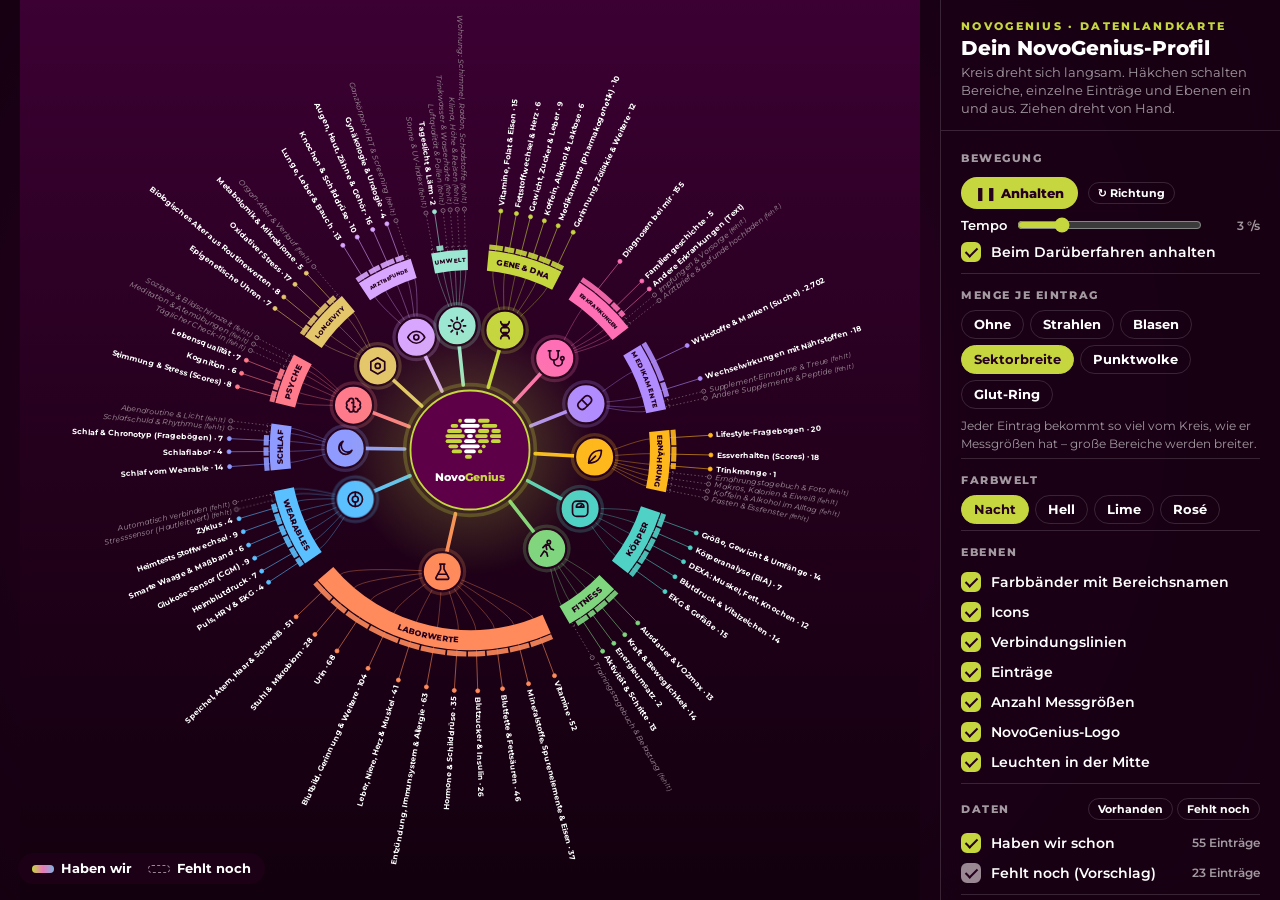
<file: messwerte/datenlandkarte-animiert.html>
<!doctype html>
<html lang="de">
<head>
<meta charset="utf-8">
<meta name="viewport" content="width=device-width,initial-scale=1,viewport-fit=cover">
<title>NovoGenius Datenlandkarte – animiert</title>
<link rel="preconnect" href="https://fonts.googleapis.com">
<link rel="preconnect" href="https://fonts.gstatic.com" crossorigin>
<link href="https://fonts.googleapis.com/css2?family=Montserrat:wght@400;500;600;700;800&display=swap" rel="stylesheet">
<style>
:root{--lime:#C6D63F;--pbg:rgba(26,0,21,.78);--pink:#fff;--psub:rgba(255,255,255,.6);--pline:rgba(255,255,255,.14);--f:'Montserrat',system-ui,sans-serif}
*{box-sizing:border-box;margin:0;padding:0}
html,body{height:100%}
body{font-family:var(--f);background:radial-gradient(circle at 40% 45%,#3C0033,#1A0015 60%,#0E000B);color:var(--pink);-webkit-font-smoothing:antialiased;overflow:hidden;transition:background .4s}
body.light{background:radial-gradient(circle at 40% 45%,#FFFFFF,#F7EEF4 60%,#EFDDE8);--pbg:rgba(255,255,255,.86);--pink:#2A0022;--psub:#7A5D72;--pline:rgba(94,0,71,.14)}
.stage{position:fixed;inset:0 340px 0 0;display:grid;place-items:center}
.stage svg{width:min(100%,100vh);height:auto;max-height:100vh;display:block;cursor:grab}
svg text{font-family:'Montserrat',sans-serif}
.panel{position:fixed;top:0;right:0;bottom:0;width:340px;background:var(--pbg);backdrop-filter:blur(14px);border-left:1px solid var(--pline);display:flex;flex-direction:column;z-index:2;transition:transform .3s}
.ph{padding:20px 20px 12px;border-bottom:1px solid var(--pline)}
.eyebrow{font-size:10.5px;font-weight:800;letter-spacing:.22em;color:var(--lime);text-transform:uppercase}
body.light .eyebrow{color:#7C8A10}
h1{font-size:20px;font-weight:800;margin:3px 0 4px}
.ph p{font-size:12.5px;color:var(--psub);line-height:1.45}
.pb{overflow:auto;padding:6px 20px 24px;flex:1}
.grp{padding:14px 0 6px;border-bottom:1px solid var(--pline)}
.grp:last-child{border-bottom:0}
.gt{font-size:11px;font-weight:800;letter-spacing:.14em;text-transform:uppercase;color:var(--psub);margin-bottom:8px;display:flex;justify-content:space-between;align-items:center;gap:8px}
.gt span{display:flex;gap:4px}
.mini{font:inherit;font-size:11px;font-weight:700;letter-spacing:0;text-transform:none;padding:3px 9px;border-radius:99px;border:1px solid var(--pline);background:transparent;color:var(--pink);cursor:pointer}
.mini:hover{border-color:var(--lime)}
.row{display:flex;align-items:center;gap:10px;padding:5px 0;font-size:13.5px;font-weight:600;cursor:pointer;user-select:none}
.row input{appearance:none;width:20px;height:20px;border-radius:6px;border:2px solid var(--c,var(--lime));flex:none;display:grid;place-items:center;cursor:pointer;transition:background .15s}
.row input:checked{background:var(--c,var(--lime))}
.row input:checked::after{content:'';width:5px;height:10px;border:solid #26001D;border-width:0 2.5px 2.5px 0;transform:translateY(-1px) rotate(45deg)}
body.light .row input:checked::after{border-color:#fff}
.row input:indeterminate{background:linear-gradient(var(--c,var(--lime)),var(--c,var(--lime))) center/10px 2.5px no-repeat}
.row svg{flex:none}
.row .n{margin-left:auto;font-size:11.5px;color:var(--psub);font-weight:600}
details.br{border-radius:10px}
details.br summary{list-style:none;display:flex;align-items:center}
details.br summary::-webkit-details-marker{display:none}
details.br summary .row{flex:1}
details.br summary .tg{width:26px;height:26px;display:grid;place-items:center;border-radius:6px;color:var(--psub);cursor:pointer;flex:none;transition:transform .2s}
details.br[open] summary .tg{transform:rotate(90deg)}
details.br .lv{padding:0 0 6px 30px}
details.br .lv .row{font-size:12.5px;font-weight:500;padding:3px 0}
details.br .lv .row input{width:16px;height:16px;border-radius:5px;border-width:1.5px}
details.br .lv .row input:checked::after{width:4px;height:8px;border-width:0 2px 2px 0}
.lv .neu{font-style:italic;color:#9A8794}
body.light .lv .neu{color:#A39CA8}
.key{position:fixed;left:18px;bottom:16px;z-index:2;display:flex;gap:16px;font-size:12.5px;font-weight:700;color:var(--pink);background:rgba(38,0,29,.55);padding:8px 14px;border-radius:99px;backdrop-filter:blur(6px)}
body.light .key{background:rgba(255,255,255,.75);color:#3C0033}
.key span{display:flex;align-items:center;gap:7px}
.key i{width:22px;height:8px;border-radius:4px;display:block}
.chips{display:flex;gap:6px;flex-wrap:wrap}
.chips button{font:inherit;font-size:12.5px;font-weight:700;padding:6px 12px;border-radius:99px;border:1px solid var(--pline);background:transparent;color:var(--pink);cursor:pointer}
.chips button[aria-pressed=true]{background:var(--lime);color:#26001D;border-color:var(--lime)}
.ctl{display:flex;align-items:center;gap:10px;font-size:13px;font-weight:600;padding:4px 0}
.ctl input[type=range]{flex:1;accent-color:var(--lime)}
.play{font:inherit;font-weight:800;font-size:13px;padding:8px 14px;border-radius:99px;border:0;background:var(--lime);color:#26001D;cursor:pointer;min-width:104px}
.menu{display:none;position:fixed;right:14px;top:14px;z-index:3;font:inherit;font-weight:800;font-size:13px;padding:10px 16px;border-radius:99px;border:0;background:var(--lime);color:#26001D;cursor:pointer;box-shadow:0 6px 20px rgba(0,0,0,.3)}
.tip{position:fixed;pointer-events:none;background:#26001D;color:#fff;font-size:12.5px;font-weight:600;padding:8px 11px;border-radius:10px;max-width:280px;opacity:0;transition:opacity .12s;z-index:5;box-shadow:0 6px 18px rgba(0,0,0,.35)}
.tip b{color:var(--lime)}
@media (max-width:860px){
  .stage{inset:0}
  .panel{width:min(340px,92vw);transform:translateX(100%)}
  .panel.open{transform:none}
  .menu{display:block}
}
html.bg .panel,html.bg .menu,html.bg .key,html.bg .tip{display:none!important}
html.bg .stage{inset:0;pointer-events:none}
html.bg body{background:transparent}
html.bgt,html.bgt body{background:transparent!important}
</style>
</head>
<body>
<svg width="0" height="0" style="position:absolute" aria-hidden="true">
  <symbol id="i-grid" viewBox="0 0 24 24"><rect x="3" y="3" width="7.5" height="7.5" rx="2.2"/><rect x="13.5" y="3" width="7.5" height="7.5" rx="2.2"/><rect x="3" y="13.5" width="7.5" height="7.5" rx="2.2"/><rect x="13.5" y="13.5" width="7.5" height="7.5" rx="2.2"/></symbol>
  <symbol id="i-chat" viewBox="0 0 24 24"><path d="M21 11.5a8.5 8.5 0 0 1-12.3 7.6L3.5 20.5l1.4-4.8A8.5 8.5 0 1 1 21 11.5z"/><path d="M8.5 11.5h.01M12.5 11.5h.01M16.5 11.5h.01"/></symbol>
  <symbol id="i-capsule" viewBox="0 0 24 24"><path d="M10.5 3.5a5 5 0 0 1 7 7l-7 7a5 5 0 0 1-7-7z"/><path d="M7 7l7 7"/></symbol>
  <symbol id="i-pills" viewBox="0 0 24 24"><rect x="4" y="2.5" width="16" height="19" rx="3.5"/><circle cx="9" cy="8" r="2"/><circle cx="15" cy="8" r="2"/><circle cx="9" cy="16" r="2"/><circle cx="15" cy="16" r="2"/></symbol>
  <symbol id="i-pill-list" viewBox="0 0 24 24"><path d="M9 6h11M9 12h11M9 18h11"/><circle cx="4.5" cy="6" r="1.3"/><circle cx="4.5" cy="12" r="1.3"/><circle cx="4.5" cy="18" r="1.3"/></symbol>
  <symbol id="i-steth" viewBox="0 0 24 24"><path d="M6 3v6a5 5 0 0 0 10 0V3"/><path d="M11 14v2a5 5 0 0 0 10 0v-2"/><circle cx="21" cy="12" r="2"/><path d="M4.5 3H7.5M14.5 3h3"/></symbol>
  <symbol id="i-quelle" viewBox="0 0 24 24"><path d="M4 5.5A2.5 2.5 0 0 1 6.5 3H20v15H6.5A2.5 2.5 0 0 0 4 20.5z"/><path d="M4 20.5A2.5 2.5 0 0 0 6.5 23H20v-5"/><path d="M8.5 8h7M8.5 11.5h5"/></symbol>
  <symbol id="i-box" viewBox="0 0 24 24"><path d="M21 7.5l-9-4.5-9 4.5v9l9 4.5 9-4.5z"/><path d="M3 7.5l9 4.5 9-4.5M12 12v9M7.5 5.2l9 4.6"/></symbol>
  <symbol id="i-repeat" viewBox="0 0 24 24"><path d="M17 2.5l3.5 3.5L17 9.5"/><path d="M3.5 11.5v-1a4.5 4.5 0 0 1 4.5-4.5h12.5"/><path d="M7 21.5L3.5 18 7 14.5"/><path d="M20.5 12.5v1a4.5 4.5 0 0 1-4.5 4.5H3.5"/></symbol>
  <symbol id="i-user" viewBox="0 0 24 24"><circle cx="12" cy="8" r="4"/><path d="M4 21a8 8 0 0 1 16 0"/></symbol>
  <symbol id="i-flip" viewBox="0 0 24 24"><path d="M20 12a8 8 0 1 1-2.6-5.9"/><path d="M20 4v5h-5"/></symbol>
  <symbol id="i-sun" viewBox="0 0 24 24"><circle cx="12" cy="12" r="4.2"/><path d="M12 2v2.5M12 19.5V22M4.9 4.9l1.8 1.8M17.3 17.3l1.8 1.8M2 12h2.5M19.5 12H22M4.9 19.1l1.8-1.8M17.3 6.7l1.8-1.8"/></symbol>
  <symbol id="i-dna" viewBox="0 0 24 24"><path d="M7 2c0 5.5 10 4.5 10 10S7 16.5 7 22"/><path d="M17 2c0 5.5-10 4.5-10 10s10 4.5 10 10"/><path d="M8.5 5.5h7M8.5 18.5h7M10 9h4M10 15h4"/></symbol>
  <symbol id="i-leaf" viewBox="0 0 24 24"><path d="M5 19C5 10 10.5 4 20 4c0 10-6 15-15 15z"/><path d="M5 19l8-8"/></symbol>
  <symbol id="i-carrot" viewBox="0 0 24 24"><path d="M14.5 9.5L4 20l2.6-9.4a3.6 3.6 0 0 1 6-1.4z"/><path d="M15 9c1-2.8 3-4 6-4M15 9c2.8-1 4-3 4-6M15 9c0-2 .2-4-1-6"/><path d="M7.5 15.5l1.8.8M8.7 12.3l1.8.8"/></symbol>
  <symbol id="i-citrus" viewBox="0 0 24 24"><circle cx="12" cy="12" r="9"/><circle cx="12" cy="12" r="5.5"/><path d="M12 6.5v11M6.5 12h11M8.1 8.1l7.8 7.8M15.9 8.1l-7.8 7.8"/></symbol>
  <symbol id="i-shield" viewBox="0 0 24 24"><path d="M12 3l8 3v6c0 5-3.5 8-8 9-4.5-1-8-4-8-9V6z"/><path d="M8.5 12l2.5 2.5 4.5-5"/></symbol>
  <symbol id="i-flame" viewBox="0 0 24 24"><path d="M12 22c4 0 7-2.8 7-6.8 0-4.2-3-6.2-4-10.2-2 1.8-3 4-3 6-1-1-2-2.2-2-4.2-2 2-5 5-5 8.4 0 4 3 6.8 7 6.8z"/></symbol>
  <symbol id="i-brain" viewBox="0 0 24 24"><path d="M9.5 4A3 3 0 0 0 6.5 7a3 3 0 0 0-2 5 3 3 0 0 0 2 5 3 3 0 0 0 3 3 2.5 2.5 0 0 0 2.5-2.5v-11A2.5 2.5 0 0 0 9.5 4z"/><path d="M14.5 4a3 3 0 0 1 3 3 3 3 0 0 1 2 5 3 3 0 0 1-2 5 3 3 0 0 1-3 3 2.5 2.5 0 0 1-2.5-2.5"/><path d="M12 9h-2M12 14h2"/></symbol>
  <symbol id="i-battery" viewBox="0 0 24 24"><rect x="2" y="7" width="17" height="10" rx="2.5"/><path d="M22 10.5v3M6 10.5v3M9.5 10.5v3M13 10.5v3"/></symbol>
  <symbol id="i-atom" viewBox="0 0 24 24"><circle cx="12" cy="12" r="1.4"/><ellipse cx="12" cy="12" rx="10" ry="4"/><ellipse cx="12" cy="12" rx="10" ry="4" transform="rotate(60 12 12)"/><ellipse cx="12" cy="12" rx="10" ry="4" transform="rotate(120 12 12)"/></symbol>
  <symbol id="i-bone" viewBox="0 0 24 24"><path d="M17 10l-7 7a2.5 2.5 0 1 1-3.5.5 2.5 2.5 0 1 1 .5-3.5l7-7a2.5 2.5 0 1 1 3.5-.5 2.5 2.5 0 1 1-.5 3.5z"/></symbol>
  <symbol id="i-gem" viewBox="0 0 24 24"><path d="M6 3.5h12l4 5.5-10 12L2 9z"/><path d="M2 9h20M10 3.5L8 9l4 12 4-12-2-5.5"/></symbol>
  <symbol id="i-wave" viewBox="0 0 24 24"><path d="M2.5 12h4l3-8 4.5 16 3-8h4.5"/></symbol>
  <symbol id="i-hex" viewBox="0 0 24 24"><path d="M12 2.5l8.2 4.75v9.5L12 21.5l-8.2-4.75v-9.5z"/><circle cx="12" cy="12" r="3"/></symbol>
  <symbol id="i-drop" viewBox="0 0 24 24"><path d="M12 3s7 7.5 7 12a7 7 0 0 1-14 0c0-4.5 7-12 7-12z"/><path d="M9 15a3 3 0 0 0 3 3"/></symbol>
  <symbol id="i-ring" viewBox="0 0 24 24"><circle cx="12" cy="12" r="8.5"/><circle cx="12" cy="12" r="3.5"/><path d="M12 3.5v5M12 15.5v5"/></symbol>
  <symbol id="i-fish" viewBox="0 0 24 24"><path d="M2.5 12c3.5-4.5 8.5-6 13-3.5L21 5v14l-5.5-3.5C11 18 6 16.5 2.5 12z"/><circle cx="8" cy="11" r=".9"/></symbol>
  <symbol id="i-bolt" viewBox="0 0 24 24"><path d="M13 2L4 14h7l-1 8 9-12h-7z"/></symbol>
  <symbol id="i-flask" viewBox="0 0 24 24"><path d="M9 3h6M10 3v6L4.5 19a1.5 1.5 0 0 0 1.3 2h12.4a1.5 1.5 0 0 0 1.3-2L14 9V3"/><path d="M7 15h10"/></symbol>
  <symbol id="i-sparkle" viewBox="0 0 24 24"><path d="M11 3l1.8 5.2L18 10l-5.2 1.8L11 17l-1.8-5.2L4 10l5.2-1.8z"/><path d="M19 14.5l.8 2.2 2.2.8-2.2.8-.8 2.2-.8-2.2-2.2-.8 2.2-.8z"/></symbol>
  <symbol id="i-heart" viewBox="0 0 24 24"><path d="M12 20s-8-4.8-8-10.5A4.5 4.5 0 0 1 12 7a4.5 4.5 0 0 1 8 2.5C20 15.2 12 20 12 20z"/></symbol>
  <symbol id="i-eye" viewBox="0 0 24 24"><path d="M2 12s3.5-7 10-7 10 7 10 7-3.5 7-10 7S2 12 2 12z"/><circle cx="12" cy="12" r="3"/></symbol>
  <symbol id="i-truck" viewBox="0 0 24 24"><path d="M2.5 6h11v10h-11zM13.5 9.5h4l3 3V16h-7"/><circle cx="6.5" cy="17.5" r="2"/><circle cx="17" cy="17.5" r="2"/></symbol>
  <symbol id="i-cal" viewBox="0 0 24 24"><rect x="3" y="5" width="18" height="16" rx="3"/><path d="M3 10h18M8 3v4M16 3v4"/></symbol>
  <symbol id="i-pause" viewBox="0 0 24 24"><path d="M9 5v14M15 5v14"/></symbol>
  <symbol id="i-file" viewBox="0 0 24 24"><path d="M14 3H7a2 2 0 0 0-2 2v14a2 2 0 0 0 2 2h10a2 2 0 0 0 2-2V8z"/><path d="M14 3v5h5M9 13h6M9 17h6"/></symbol>
  <symbol id="i-plus" viewBox="0 0 24 24"><path d="M12 5v14M5 12h14"/></symbol>
  <symbol id="i-cart" viewBox="0 0 24 24"><path d="M3 4h2.2l2.4 11h11L21 7H6.2"/><circle cx="9" cy="19.5" r="1.5"/><circle cx="17" cy="19.5" r="1.5"/></symbol>
  <symbol id="i-target" viewBox="0 0 24 24"><circle cx="12" cy="12" r="9"/><circle cx="12" cy="12" r="5"/><circle cx="12" cy="12" r="1"/></symbol>
  <symbol id="i-food" viewBox="0 0 24 24"><path d="M7 3v8M5 3v5a2 2 0 0 0 4 0V3M7 11v10M17 21V3c-2.5 1-4 3.5-4 7v3h4"/></symbol>
  <symbol id="i-run" viewBox="0 0 24 24"><circle cx="14.5" cy="4.5" r="2"/><path d="M5 21l4-6 3 2 1 4M7.5 11l3.5-3.5 4 1 2 4 3 1M11 7.5l1 5.5"/></symbol>
  <symbol id="i-scale" viewBox="0 0 24 24"><rect x="3" y="3" width="18" height="18" rx="5"/><path d="M7.5 10a4.5 4.5 0 0 1 9 0z"/><path d="M12 10l1.6-2.2"/></symbol>
  <symbol id="i-sliders" viewBox="0 0 24 24"><path d="M4 6h9M19 6h1M4 12h3M11 12h9M4 18h11M19 18h1"/><circle cx="16" cy="6" r="2.2"/><circle cx="9" cy="12" r="2.2"/><circle cx="17" cy="18" r="2.2"/></symbol>
  <symbol id="i-compass" viewBox="0 0 24 24"><circle cx="12" cy="12" r="9"/><path d="M15.5 8.5l-2 5-5 2 2-5z"/></symbol>
  <symbol id="i-send" viewBox="0 0 24 24"><path d="M4 12l16-8-6 16-2.5-6.5z"/><path d="M11.5 13.5L20 4"/></symbol>
  <symbol id="i-x" viewBox="0 0 24 24"><path d="M6 6l12 12M18 6L6 18"/></symbol>
  <symbol id="i-chev" viewBox="0 0 24 24"><path d="M9 6l6 6-6 6"/></symbol>
  <symbol id="i-check" viewBox="0 0 24 24"><path d="M5 12.5l4.5 4.5L19 7"/></symbol>
  <symbol id="i-upload" viewBox="0 0 24 24"><path d="M12 16V4M7 9l5-5 5 5M4 16v3a2 2 0 0 0 2 2h12a2 2 0 0 0 2-2v-3"/></symbol>
  <symbol id="i-download" viewBox="0 0 24 24"><path d="M12 4v12M7 11l5 5 5-5M4 20h16"/></symbol>
  <symbol id="i-globe" viewBox="0 0 24 24"><circle cx="12" cy="12" r="9"/><path d="M3 12h18M12 3c3 3 3 15 0 18M12 3c-3 3-3 15 0 18"/></symbol>
  <symbol id="i-pin" viewBox="0 0 24 24"><path d="M12 21s7-6.2 7-11.5a7 7 0 0 0-14 0C5 14.8 12 21 12 21z"/><circle cx="12" cy="9.5" r="2.5"/></symbol>
  <symbol id="i-edit" viewBox="0 0 24 24"><path d="M4 20h4L19 9l-4-4L4 16z"/><path d="M13.5 6.5l4 4"/></symbol>
  <symbol id="i-logout" viewBox="0 0 24 24"><path d="M15 4h3a2 2 0 0 1 2 2v12a2 2 0 0 1-2 2h-3M10 8l-4 4 4 4M6 12h10"/></symbol>
  <symbol id="i-image" viewBox="0 0 24 24"><rect x="3" y="4" width="18" height="16" rx="3"/><circle cx="9" cy="10" r="2"/><path d="M21 17l-5-5-9 8"/></symbol>
  <symbol id="i-factory" viewBox="0 0 24 24"><path d="M3 21V10l6 4v-4l6 4V4h6v17z"/><path d="M7 17h2M12 17h2"/></symbol>
  <symbol id="i-clip" viewBox="0 0 24 24"><rect x="5" y="4" width="14" height="17" rx="2.5"/><path d="M9 4V2.8h6V4M9 10h6M9 14h6M9 18h3"/></symbol>
  <symbol id="i-bread" viewBox="0 0 24 24"><path d="M5 11a4 4 0 0 1 2-7.5h10A4 4 0 0 1 19 11v8a1 1 0 0 1-1 1H6a1 1 0 0 1-1-1z"/><path d="M9 9l2 2M13 9l2 2"/></symbol>
  <symbol id="i-bowl" viewBox="0 0 24 24"><path d="M3 11h18a9 9 0 0 1-18 0z"/><path d="M8 8c0-2 1-3 2-4.5M12 8c0-2 1-3 2-4.5M16 8c0-2 1-3 2-4.5"/></symbol>
  <symbol id="i-bean" viewBox="0 0 24 24"><path d="M8 4c3 0 4 3 7 3s5 3 5 6.5S17 21 12 20 3 15 3 10s2-6 5-6z"/><path d="M8.5 10c1 2 3 3 6 3"/></symbol>
  <symbol id="i-broc" viewBox="0 0 24 24"><path d="M10 21h4l-1-8h-2zM7 13a4 4 0 0 1-.5-7.9A4 4 0 0 1 12 3a4 4 0 0 1 5.5 2.1A4 4 0 0 1 17 13z"/></symbol>
  <symbol id="i-apple" viewBox="0 0 24 24"><path d="M12 7c-2-1.5-7-1.5-7 4.5S8.5 21 12 20c3.5 1 7-3 7-8.5S14 5.5 12 7z"/><path d="M12 7c0-2 1-3.5 3-4"/></symbol>
  <symbol id="i-cup" viewBox="0 0 24 24"><path d="M5 8h12v6a6 6 0 0 1-12 0zM17 10h1.5a2.5 2.5 0 0 1 0 5H17"/><path d="M8 3v2M11 3v2M14 3v2"/></symbol>
  <symbol id="i-potato" viewBox="0 0 24 24"><path d="M6 7c3-4 10-4 13 0s2 11-4 12S3 18 3 13s0-3 3-6z"/><path d="M9 11h.01M14 9h.01M14 15h.01"/></symbol>
  <symbol id="i-drum" viewBox="0 0 24 24"><path d="M15 3a6 6 0 0 1 2.5 11.5L12 17l-2.5 2.5a2 2 0 1 1-3 2 2 2 0 1 1 2-3L11 16l2.5-5.5A6 6 0 0 1 15 3z"/></symbol>
  <symbol id="i-meat" viewBox="0 0 24 24"><path d="M4 13c-1-5 4-10 10-10s7 6 5 10-6 8-10 7-4-2-5-7z"/><circle cx="14" cy="9" r="2"/></symbol>
  <symbol id="i-candy" viewBox="0 0 24 24"><circle cx="12" cy="12" r="4.5"/><path d="M8.3 9.5L4 6.5v6zM15.7 14.5l4.3 3v-6z"/></symbol>
  <symbol id="i-camera" viewBox="0 0 24 24"><path d="M3 8a2 2 0 0 1 2-2h2.5L9 4h6l1.5 2H19a2 2 0 0 1 2 2v10a2 2 0 0 1-2 2H5a2 2 0 0 1-2-2z"/><circle cx="12" cy="13" r="3.5"/></symbol>
  <symbol id="i-paper" viewBox="0 0 24 24"><path d="M20 11.5l-8.2 8.2a5 5 0 0 1-7.1-7.1l8.5-8.5a3.3 3.3 0 0 1 4.7 4.7l-8.5 8.5a1.7 1.7 0 0 1-2.4-2.4L14.8 7"/></symbol>
  <symbol id="i-mic" viewBox="0 0 24 24"><rect x="9" y="3" width="6" height="11" rx="3"/><path d="M5.5 11a6.5 6.5 0 0 0 13 0M12 17.5V21M9 21h6"/></symbol>
  <symbol id="i-stop" viewBox="0 0 24 24"><rect x="7" y="7" width="10" height="10" rx="2" fill="currentColor"/></symbol>
  <symbol id="i-copy" viewBox="0 0 24 24"><rect x="8" y="8" width="12" height="12" rx="2.5"/><path d="M16 8V6a2 2 0 0 0-2-2H6a2 2 0 0 0-2 2v8a2 2 0 0 0 2 2h2"/></symbol>
  <symbol id="i-refresh" viewBox="0 0 24 24"><path d="M20 12a8 8 0 1 1-2.3-5.6"/><path d="M20 4v5h-5"/></symbol>
  <symbol id="i-thumb" viewBox="0 0 24 24"><path d="M7 11v9H4v-9zM7 11l4-7a2 2 0 0 1 3 2l-1 4h5.5a2 2 0 0 1 2 2.4l-1.3 6A2 2 0 0 1 17.2 20H7"/></symbol>
  <symbol id="i-volume" viewBox="0 0 24 24"><path d="M4 9.5h3.5L12 5v14l-4.5-4.5H4z"/><path d="M15.5 9a4 4 0 0 1 0 6M18 6.5a7.5 7.5 0 0 1 0 11"/></symbol>
  <symbol id="i-list" viewBox="0 0 24 24"><path d="M9 6h12M9 12h12M9 18h12"/><circle cx="4.5" cy="6" r="1.2"/><circle cx="4.5" cy="12" r="1.2"/><circle cx="4.5" cy="18" r="1.2"/></symbol>
  <symbol id="i-trophy" viewBox="0 0 24 24"><path d="M7 4h10v5a5 5 0 0 1-10 0z"/><path d="M7 6H4v1.5A3.5 3.5 0 0 0 7.5 11M17 6h3v1.5a3.5 3.5 0 0 1-3.5 3.5M12 14v4M8 21h8M9.5 18h5"/></symbol>
  <symbol id="i-book" viewBox="0 0 24 24"><path d="M2.5 5.5c3-1.5 6.5-1.5 9.5 1 3-2.5 6.5-2.5 9.5-1v13c-3-1.5-6.5-1.5-9.5 1-3-2.5-6.5-2.5-9.5-1z"/><path d="M12 6.5v13"/></symbol>
  <symbol id="i-phone" viewBox="0 0 24 24"><rect x="6.5" y="2.5" width="11" height="19" rx="2.5"/><path d="M10.5 18.5h3"/></symbol>
  <symbol id="i-alert" viewBox="0 0 24 24"><path d="M12 3l9.5 17h-19z"/><path d="M12 10v4.5M12 17.5h.01"/></symbol>
  <symbol id="i-baby" viewBox="0 0 24 24"><circle cx="12" cy="8" r="4.5"/><path d="M10.3 8.2h.01M13.7 8.2h.01M10.8 10.2c.7.5 1.7.5 2.4 0"/><path d="M6 21c0-3.5 2.7-6 6-6s6 2.5 6 6"/></symbol>
  <symbol id="i-muscle" viewBox="0 0 24 24"><path d="M4 18c2-6 3-10 7-12 2-1 4 0 3.5 2l-2.5 1.5c1.5 1 3.5 1 5.5 0 2 2 2 6-1 8.5-3 2.5-8 2.5-12.5 0z"/></symbol>
  <symbol id="i-moon" viewBox="0 0 24 24"><path d="M20 14.5A8 8 0 1 1 9.5 4a6.5 6.5 0 0 0 10.5 10.5z"/></symbol>
  <symbol id="i-venus" viewBox="0 0 24 24"><circle cx="12" cy="9" r="5.5"/><path d="M12 14.5V22M8.5 18.5h7"/></symbol>
  <symbol id="i-mars" viewBox="0 0 24 24"><circle cx="10" cy="14" r="5.5"/><path d="M14 10l6-6M15 4h5v5"/></symbol>
  <symbol id="i-ban" viewBox="0 0 24 24"><circle cx="12" cy="12" r="9"/><path d="M5.6 5.6l12.8 12.8"/></symbol>
  <symbol id="i-bottle" viewBox="0 0 24 24"><path d="M10 2h4v4l2 3v12a1 1 0 0 1-1 1H9a1 1 0 0 1-1-1V9l2-3z"/><path d="M8 13h8"/></symbol>
</svg>
<svg width="0" height="0" style="position:absolute" aria-hidden="true"><symbol id="lg-mark" viewBox="-8.53 -17.64 105.5 105.5"><circle cx="27.38" cy="5.57" r="3.27" fill="var(--a)"></circle><line x1="61.04" y1="5.57" x2="74.43" y2="5.57" stroke="var(--a)" stroke-width="6.53" stroke-linecap="round"></line><line x1="14.57" y1="14.27" x2="20.81" y2="14.27" stroke="var(--a)" stroke-width="6.53" stroke-linecap="round"></line><line x1="67.63" y1="14.27" x2="87.43" y2="14.27" stroke="var(--a)" stroke-width="6.53" stroke-linecap="round"></line><line x1="8.37" y1="22.98" x2="27.4" y2="22.98" stroke="var(--a)" stroke-width="6.53" stroke-linecap="round"></line><line x1="61.04" y1="22.98" x2="73.74" y2="22.98" stroke="var(--a)" stroke-width="6.53" stroke-linecap="round"></line><line x1="83.92" y1="22.98" x2="93.43" y2="22.98" stroke="var(--a)" stroke-width="6.53" stroke-linecap="round"></line><line x1="5.57" y1="31.69" x2="32.35" y2="31.69" stroke="var(--a)" stroke-width="6.53" stroke-linecap="round"></line><line x1="56.09" y1="31.69" x2="71.24" y2="31.69" stroke="var(--a)" stroke-width="6.53" stroke-linecap="round"></line><line x1="81.42" y1="31.69" x2="95.23" y2="31.69" stroke="var(--a)" stroke-width="6.53" stroke-linecap="round"></line><line x1="5.97" y1="40.4" x2="27.4" y2="40.4" stroke="var(--a)" stroke-width="6.53" stroke-linecap="round"></line><line x1="61.04" y1="40.4" x2="73.08" y2="40.4" stroke="var(--a)" stroke-width="6.53" stroke-linecap="round"></line><line x1="83.26" y1="40.4" x2="93.23" y2="40.4" stroke="var(--a)" stroke-width="6.53" stroke-linecap="round"></line><line x1="10.77" y1="49.1" x2="20.81" y2="49.1" stroke="var(--a)" stroke-width="6.53" stroke-linecap="round"></line><circle cx="67.63" cy="49.1" r="3.27" fill="var(--a)"></circle><line x1="16.37" y1="57.81" x2="27.4" y2="57.81" stroke="var(--a)" stroke-width="6.53" stroke-linecap="round"></line><line x1="61.04" y1="57.81" x2="62.03" y2="57.81" stroke="var(--a)" stroke-width="6.53" stroke-linecap="round"></line><line x1="38.89" y1="66.95" x2="44.11" y2="66.95" stroke="var(--a)" stroke-width="6.53" stroke-linecap="round"></line><line x1="37.59" y1="5.57" x2="50.85" y2="5.57" stroke="var(--p)" stroke-width="6.53" stroke-linecap="round"></line><line x1="31" y1="14.27" x2="57.45" y2="14.27" stroke="var(--p)" stroke-width="6.53" stroke-linecap="round"></line><line x1="37.59" y1="22.98" x2="50.85" y2="22.98" stroke="var(--p)" stroke-width="6.53" stroke-linecap="round"></line><line x1="42.54" y1="31.69" x2="45.9" y2="31.69" stroke="var(--p)" stroke-width="6.53" stroke-linecap="round"></line><line x1="37.59" y1="40.4" x2="50.85" y2="40.4" stroke="var(--p)" stroke-width="6.53" stroke-linecap="round"></line><line x1="31" y1="49.1" x2="57.45" y2="49.1" stroke="var(--p)" stroke-width="6.53" stroke-linecap="round"></line><line x1="37.59" y1="57.81" x2="50.85" y2="57.81" stroke="var(--p)" stroke-width="6.53" stroke-linecap="round"></line></symbol></svg>
<div class="stage"><svg id="map" viewBox="-70 -70 1240 1240" xmlns="http://www.w3.org/2000/svg" role="img" aria-label="NovoGenius Datenlandkarte"><g id="defs"></g><rect id="bg" x="-70" y="-70" width="1240" height="1240" fill="none"/><g id="g"></g></svg></div>
<button class="menu" id="menu" type="button">☰ Ebenen</button>
<aside class="panel" id="panel">
  <div class="ph">
    <div class="eyebrow">NovoGenius · Datenlandkarte</div>
    <h1>Dein NovoGenius-Profil</h1>
    <p>Kreis dreht sich langsam. Häkchen schalten Bereiche, einzelne Einträge und Ebenen ein und aus. Ziehen dreht von Hand.</p>
  </div>
  <div class="pb">
    <div class="grp">
      <div class="gt">Bewegung</div>
      <div class="ctl"><button class="play" id="play" type="button">❚❚ Anhalten</button><button class="mini" id="dir" type="button" title="Richtung">↻ Richtung</button></div>
      <div class="ctl"><span>Tempo</span><input type="range" id="spd" min="0.5" max="12" step="0.5" value="3"><span id="spdv" style="width:48px;text-align:right;color:var(--psub);font-size:12px">3 °/s</span></div>
      <label class="row"><input type="checkbox" id="hoverStop" checked> Beim Darüberfahren anhalten</label>
    </div>
    <div class="grp">
      <div class="gt">Menge je Eintrag</div>
      <div class="chips" id="vizs"></div>
      <p id="vleg" style="font-size:12px;color:var(--psub);line-height:1.45;margin-top:8px"></p>
    </div>
    <div class="grp">
      <div class="gt">Farbwelt</div>
      <div class="chips" id="themes"></div>
    </div>
    <div class="grp">
      <div class="gt">Ebenen</div>
      <div id="layers"></div>
    </div>
    <div class="grp">
      <div class="gt">Daten <span><button class="mini" data-q="have" type="button">Vorhanden</button><button class="mini" data-q="neu" type="button">Fehlt noch</button></span></div>
      <label class="row"><input type="checkbox" id="fHave" checked> Haben wir schon<span class="n" id="cHave"></span></label>
      <label class="row" style="--c:#9A8794"><input type="checkbox" id="fNeu" checked> Fehlt noch (Vorschlag)<span class="n" id="cNeu"></span></label>
    </div>
    <div class="grp">
      <div class="gt">Bereiche <span><button class="mini" id="all" type="button">Alle</button><button class="mini" id="none" type="button">Keine</button></span></div>
      <div id="branches"></div>
    </div>
  </div>
</aside>
<div class="key" id="key"><span><i style="background:linear-gradient(90deg,#C6D63F,#E879B9,#7FB3E0)"></i>Haben wir</span><span><i style="border:1.5px dashed #9A8794"></i>Fehlt noch</span></div>
<div class="tip" id="tip"></div>
<script>
const D={"b": [{"name": "Gene & DNA", "c": "#C6D63F", "s": "L", "icon": "dna", "l": [{"t": "Vitamine, Folat & Eisen", "n": 15, "neu": false, "h": "aus deiner NovoGenius-Analyse"}, {"t": "Fettstoffwechsel & Herz", "n": 6, "neu": false, "h": ""}, {"t": "Gewicht, Zucker & Leber", "n": 9, "neu": false, "h": ""}, {"t": "Koffein, Alkohol & Laktose", "n": 6, "neu": false, "h": ""}, {"t": "Medikamente (Pharmakogenetik)", "n": 10, "neu": false, "h": ""}, {"t": "Gerinnung, Zöliakie & Weitere", "n": 12, "neu": false, "h": ""}]}, {"name": "Erkrankungen", "c": "#FF6FB5", "s": "L", "icon": "steth", "l": [{"t": "Diagnosen bei mir", "n": 155, "neu": false, "h": "Wizard: Ja/Nein/Unbekannt → Bereich → welche"}, {"t": "Familiengeschichte", "n": 5, "neu": false, "h": "in „Medizinische Daten“"}, {"t": "Andere Erkrankungen (Text)", "n": null, "neu": false, "h": "Freitext"}, {"t": "Impfungen & Vorsorge", "n": null, "neu": true, "h": "Impfpass, Krebsvorsorge, Check-ups mit Datum → Erinnerungen, Longevity-Plan"}, {"t": "Arztbriefe & Befunde hochladen", "n": null, "neu": true, "h": "Foto/PDF → Werte automatisch auslesen (KI), spart das Abtippen"}]}, {"name": "Medikamente & Supplemente", "c": "#B18CFF", "s": "L", "icon": "capsule", "l": [{"t": "Wirkstoffe & Marken (Suche)", "n": 2702, "neu": false, "h": "aus der Medikamenten-App"}, {"t": "Wechselwirkungen mit Nährstoffen", "n": 18, "neu": false, "h": "Regeln LAB-CLC-NEM"}, {"t": "Supplement-Einnahme & Treue", "n": null, "neu": true, "h": "Was wird wirklich genommen? Wichtig für Wirkung und Dosis"}, {"t": "Andere Supplemente & Peptide", "n": null, "neu": true, "h": "Fremdprodukte, Kreatin, NAD+-Booster usw. → Überdosierung vermeiden"}]}, {"name": "Ernährung & Lebensstil", "c": "#FFB81C", "s": "L", "icon": "leaf", "l": [{"t": "Lifestyle-Fragebogen", "n": 20, "neu": false, "h": "Ernährung, Sport, Rauchen, Alkohol, Sonne, Schlaf, Stress"}, {"t": "Essverhalten (Scores)", "n": 18, "neu": false, "h": ""}, {"t": "Trinkmenge", "n": 1, "neu": false, "h": "Wearable/App"}, {"t": "Ernährungstagebuch & Foto", "n": null, "neu": true, "h": "Mahlzeit fotografieren → Nährstoffe, Abgleich mit Genen und Bedarf"}, {"t": "Makros, Kalorien & Eiweiß", "n": null, "neu": true, "h": "aus Tagebuch oder Apps (z. B. Yazio, MyFitnessPal)"}, {"t": "Koffein & Alkohol im Alltag", "n": null, "neu": true, "h": "täglicher Konsum, passend zu deinen Koffein-/Alkohol-Genen"}, {"t": "Fasten & Essfenster", "n": null, "neu": true, "h": "Intervallfasten, Zeit der letzten Mahlzeit → Schlaf und Blutzucker"}]}, {"name": "Körper & Biometrie", "c": "#4FD1C5", "s": "L", "icon": "scale", "l": [{"t": "Größe, Gewicht & Umfänge", "n": 14, "neu": false, "h": ""}, {"t": "Körperanalyse (BIA)", "n": 7, "neu": false, "h": ""}, {"t": "DEXA: Muskel, Fett, Knochen", "n": 12, "neu": false, "h": ""}, {"t": "Blutdruck & Vitalzeichen", "n": 14, "neu": false, "h": ""}, {"t": "EKG & Gefäße", "n": 15, "neu": false, "h": ""}]}, {"name": "Fitness & Leistung", "c": "#7FD67F", "s": "L", "icon": "run", "l": [{"t": "Ausdauer & VO2max", "n": 13, "neu": false, "h": ""}, {"t": "Kraft & Beweglichkeit", "n": 14, "neu": false, "h": "Griffkraft, Aufsteh-Test, Gang"}, {"t": "Energieumsatz", "n": 2, "neu": false, "h": ""}, {"t": "Aktivität & Schritte", "n": 13, "neu": false, "h": "Wearable"}, {"t": "Trainingstagebuch & Belastung", "n": null, "neu": true, "h": "Workouts, Belastung/Strain, Trainingsbelastung (akut/chronisch) → Regeneration und Nährstoffbedarf"}]}, {"name": "Laborwerte", "c": "#FF8A5B", "s": "R", "icon": "flask", "l": [{"t": "Vitamine", "n": 52, "neu": false, "h": ""}, {"t": "Mineralstoffe, Spurenelemente & Eisen", "n": 37, "neu": false, "h": ""}, {"t": "Blutfette & Fettsäuren", "n": 46, "neu": false, "h": ""}, {"t": "Blutzucker & Insulin", "n": 26, "neu": false, "h": ""}, {"t": "Hormone & Schilddrüse", "n": 35, "neu": false, "h": ""}, {"t": "Entzündung, Immunsystem & Allergie", "n": 63, "neu": false, "h": ""}, {"t": "Leber, Niere, Herz & Muskel", "n": 41, "neu": false, "h": ""}, {"t": "Blutbild, Gerinnung & Weitere", "n": 104, "neu": false, "h": ""}, {"t": "Urin", "n": 68, "neu": false, "h": ""}, {"t": "Stuhl & Mikrobiom", "n": 28, "neu": false, "h": ""}, {"t": "Speichel, Atem, Haar & Schweiß", "n": 51, "neu": false, "h": ""}]}, {"name": "Wearables & Heimgeräte", "c": "#5BC0FF", "s": "R", "icon": "ring", "l": [{"t": "Puls, HRV & EKG", "n": 4, "neu": false, "h": ""}, {"t": "Heimblutdruck", "n": 7, "neu": false, "h": ""}, {"t": "Glukose-Sensor (CGM)", "n": 9, "neu": false, "h": ""}, {"t": "Smarte Waage & Maßband", "n": 6, "neu": false, "h": ""}, {"t": "Heimtests Stoffwechsel", "n": 9, "neu": false, "h": "Ketone, Urin-Scan, Spirometer"}, {"t": "Zyklus", "n": 4, "neu": false, "h": ""}, {"t": "Stresssensor (Hautleitwert)", "n": null, "neu": true, "h": "EDA z. B. Fitbit/Garmin → Stressmomente im Alltag"}, {"t": "Automatisch verbinden", "n": null, "neu": true, "h": "Apple Health, Health Connect, Garmin, Oura, Withings, Dexcom/Libre statt Abtippen"}]}, {"name": "Schlaf & Erholung", "c": "#8F9BFF", "s": "R", "icon": "moon", "l": [{"t": "Schlaf vom Wearable", "n": 14, "neu": false, "h": "Dauer, Phasen, SpO₂, Atmung, Temperatur"}, {"t": "Schlaflabor", "n": 4, "neu": false, "h": ""}, {"t": "Schlaf & Chronotyp (Fragebögen)", "n": 7, "neu": false, "h": ""}, {"t": "Schlafschuld & Rhythmus", "n": null, "neu": true, "h": "aus den Wearable-Daten berechnet: Defizit, soziale Zeitverschiebung"}, {"t": "Abendroutine & Licht", "n": null, "neu": true, "h": "Bildschirm, Licht und Koffein am Abend → Einschlafen"}]}, {"name": "Psyche & Gehirn", "c": "#FF7A8A", "s": "R", "icon": "brain", "l": [{"t": "Stimmung & Stress (Scores)", "n": 8, "neu": false, "h": ""}, {"t": "Kognition", "n": 6, "neu": false, "h": ""}, {"t": "Lebensqualität", "n": 7, "neu": false, "h": ""}, {"t": "Täglicher Check-in", "n": null, "neu": true, "h": "Energie, Stimmung, Motivation, Beschwerden in 10 Sekunden – zeigt, was wirkt"}, {"t": "Meditation & Atemübungen", "n": null, "neu": true, "h": "Minuten und Art (Achtsamkeitsminuten vom Wearable gibt es schon)"}, {"t": "Soziales & Bildschirmzeit", "n": null, "neu": true, "h": "soziale Kontakte, Handyzeit – starke Longevity-Faktoren"}]}, {"name": "Longevity & Biologisches Alter", "c": "#E4C66B", "s": "R", "icon": "hex", "l": [{"t": "Epigenetische Uhren", "n": 7, "neu": false, "h": ""}, {"t": "Biologisches Alter aus Routinewerten", "n": 8, "neu": false, "h": ""}, {"t": "Oxidativer Stress", "n": 17, "neu": false, "h": ""}, {"t": "Metabolomik & Mikrobiome", "n": 5, "neu": false, "h": ""}, {"t": "Organ-Alter & Verlauf", "n": null, "neu": true, "h": "Alter je Organ aus Blutwerten und Bildgebung, Verlauf über die Jahre"}]}, {"name": "Arztbefunde & Bildgebung", "c": "#D9A6FF", "s": "R", "icon": "eye", "l": [{"t": "Lunge, Leber & Bauch", "n": 13, "neu": false, "h": ""}, {"t": "Knochen & Schilddrüse", "n": 10, "neu": false, "h": ""}, {"t": "Augen, Haut, Zähne & Gehör", "n": 16, "neu": false, "h": ""}, {"t": "Gynäkologie & Urologie", "n": 4, "neu": false, "h": ""}, {"t": "Ganzkörper-MRT & Screening", "n": null, "neu": true, "h": "Befunde aus Longevity-Checks (Prenuvo, Ganzkörper-MRT, Darmspiegelung)"}]}, {"name": "Umwelt", "c": "#9BE7D1", "s": "R", "icon": "sun", "l": [{"t": "Sonne & UV-Index", "n": null, "neu": true, "h": "Standort + Wetter → Vitamin-D-Bildung, Hautschutz"}, {"t": "Tageslicht & Lärm", "n": 2, "neu": false, "h": "Wearable"}, {"t": "Luftqualität & Pollen", "n": null, "neu": true, "h": "Feinstaub, Ozon, Pollenflug → Atemwege, Allergie, Antioxidantien"}, {"t": "Trinkwasser & Wasserhärte", "n": null, "neu": true, "h": "Calcium/Magnesium aus dem Leitungswasser nach Postleitzahl"}, {"t": "Klima, Höhe & Reisen", "n": null, "neu": true, "h": "Hitze, Höhenlage, Zeitzonen → Flüssigkeit, Eisen, Schlaf"}, {"t": "Wohnung: Schimmel, Radon, Schadstoffe", "n": null, "neu": true, "h": "Selbstangabe/Messgerät → Entzündung, Lunge"}]}], "have": 1097, "meds": 2702, "gaps": 23};
const B=D.b;
const esc=s=>String(s??'').replace(/[&<>"]/g,c=>({'&':'&amp;','<':'&lt;','>':'&gt;','"':'&quot;'}[c]));
const NF=new Intl.NumberFormat('de-DE'),FM=new Map();/* NOVO CODE P3: toLocaleString je Bild war der teuerste Teil von draw() */
const fmt=n=>{if(n==null)return'';let r=FM.get(n);if(r===undefined){r=NF.format(Number(n));FM.set(n,r)}return r};
const TAU=Math.PI*2;
const pol=(cx,cy,r,a)=>[cx+r*Math.cos(a),cy+r*Math.sin(a)];
const TH={
 nacht:{id:'nacht',name:'Nacht',light:0,node:'#26001D',bg:'url(#bgN)',ink:'#fff',neu:'#9A8794',p:'#fff',a:'#C6D63F',core:'#5E0047',coreS:'#C6D63F',on:'#26001D',col:(b,i)=>b.c},
 hell:{id:'hell',name:'Hell',light:1,node:'#FFFFFF',bg:'#FFFFFF',ink:'#241F2C',neu:'#ABA5B2',p:'#5E0047',a:'#9DB01B',core:'#FFFFFF',coreS:'#5E0047',on:'#FFFFFF',col:(b,i)=>['#5E0047','#8C1D6E','#B0306E','#9DB01B','#2F8F83','#3E7CB1','#C2410C','#6D28D9','#0F766E','#BE185D','#A16207','#7E22CE','#15803D'][i%13]},
 lime:{id:'lime',name:'Lime',light:0,node:'#26001D',bg:'#1B0016',ink:'#F4F8D8',neu:'#8E8879',p:'#FFFFFF',a:'#C6D63F',core:'#26001D',coreS:'#C6D63F',on:'#26001D',col:(b,i)=>i%2?'#C6D63F':'#E3EE8C'},
 rose:{id:'rose',name:'Rosé',light:1,node:'#FFFFFF',bg:'url(#bgR)',ink:'#3C0033',neu:'#B49DAD',p:'#5E0047',a:'#9DB01B',core:'#FFFFFF',coreS:'#8C1D6E',on:'#FFFFFF',col:(b,i)=>['#5E0047','#8C1D6E','#C04A92','#D9739F','#7A3E8E','#A23B72','#5E0047','#8C1D6E','#C04A92','#D9739F','#7A3E8E','#A23B72','#5E0047'][i%13]}
};
const DEFS=`<defs><linearGradient id="bgN" x1="0" y1="0" x2="0" y2="1"><stop offset="0" stop-color="#3C0033"/><stop offset=".55" stop-color="#22001B"/><stop offset="1" stop-color="#12000E"/></linearGradient>
<linearGradient id="bgR" x1="0" y1="0" x2="1" y2="1"><stop offset="0" stop-color="#FBF3F8"/><stop offset="1" stop-color="#F2E1EC"/></linearGradient>
<radialGradient id="glow"><stop offset="0" stop-color="#C6D63F" stop-opacity=".35"/><stop offset="1" stop-color="#C6D63F" stop-opacity="0"/></radialGradient></defs>`;
const ico=(name,x,y,s,col)=>`<svg x="${x-s/2}" y="${y-s/2}" width="${s}" height="${s}" viewBox="0 0 24 24" fill="none" stroke="${col}" stroke-width="2" stroke-linecap="round" stroke-linejoin="round"><use href="#i-${name}"/></svg>`;
function logo(T,cx,cy,r,glow){
  return `<g>${glow?`<circle cx="${cx}" cy="${cy}" r="${r*2.1}" fill="url(#glow)"/>`:''}
  <circle cx="${cx}" cy="${cy}" r="${r}" fill="${T.core}" stroke="${T.coreS}" stroke-width="2.5"/><circle cx="${cx}" cy="${cy}" r="${r+8}" fill="none" stroke="${T.coreS}" stroke-opacity=".25" stroke-width="5"/>
  <g style="--p:${T.p};--a:${T.a}"><use href="#lg-mark" x="${cx-r*.52}" y="${cy-r*.72}" width="${r*1.04}" height="${r*1.04}"/></g>
  <text x="${cx}" y="${cy+r*.52}" text-anchor="middle" font-size="${r*.19}" font-weight="800" fill="${T.p}">Novo<tspan fill="${T.a}">Genius</tspan></text></g>`;
}
/* ---------- Zustand ---------- */
const KEY='gn-datenlandkarte-animiert';
const LAYERS=[['bands','Farbbänder mit Bereichsnamen',1],['icons','Icons',1],['spokes','Verbindungslinien',1],['leaves','Einträge',1],['nums','Anzahl Messgrößen',1],['logo','NovoGenius-Logo',1],['glow','Leuchten in der Mitte',1]];
let S={vz:2,viz:'breite',theme:'nacht',spd:3,dir:1,run:1,hoverStop:1,fHave:1,fNeu:1,lay:Object.fromEntries(LAYERS.map(l=>[l[0],l[2]])),off:{}};
/* Hintergrund-Modus ?bg (Kundenportal, Daniel 16.11.2026): ohne Menü, ohne Speichern, nur vorhandene Einträge */
const BG=new URLSearchParams(location.search).has('bg');
if(BG)document.documentElement.classList.add('bg');
if(!BG)try{const s=JSON.parse(localStorage.getItem(KEY)||'null');if(s){if(!(s.vz>=2)){s.viz='breite';s.vz=2}S=Object.assign(S,s,{lay:Object.assign(S.lay,s.lay||{})})}}catch(e){}
const save=()=>{if(BG)return;try{localStorage.setItem(KEY,JSON.stringify(S))}catch(e){}};
if(BG)Object.assign(S,{viz:'breite',theme:'nacht',fNeu:0,fHave:1,hoverStop:0,run:1,spd:2.5,off:{}});
/* URL-Parameter (für die NovoGenius-App, 16.11.2026): neu=1 zeigt „fehlt noch“, logo/glow/spokes/bands/icons=0 blenden Ebenen aus, bgt=1 macht den Hintergrund durchsichtig */
const QP=new URLSearchParams(location.search);
if(QP.get('neu')==='1')S.fNeu=1;
['logo','glow','spokes','bands','icons','leaves','nums'].forEach(k=>{if(QP.has(k))S.lay[k]=QP.get(k)==='1'?1:0});
const BGT=QP.get('bgt')==='1';
if(TH[QP.get('theme')])S.theme=QP.get('theme'); /* theme=hell|rose|lime: Farbwelt per URL (helles Portal, 17.11.2026) */
const HUBS=QP.get('hubs')!=='0'; /* hubs=0: ohne Icons auch keine Knotenpunkte */
if(BGT)document.documentElement.classList.add('bgt');
const lk=(i,j)=>i+'.'+j;
/* Mengen-Varianten (Daniel 16.11.2026): Anzahl möglicher Messgrößen je Eintrag sichtbar machen */
const VIZ=[['aus','Ohne','Alle Einträge gleich – nur die Zahl im Text.'],
 ['strahl','Strahlen','Je länger der Strahl, desto mehr Messgrößen (Wurzel-Skala, ab 200 gekappt – gestrichelte Spitze).'],
 ['blase','Blasen','Je größer die Blase, desto mehr Messgrößen; die Zahl steht in der Blase.'],
 ['breite','Sektorbreite','Jeder Eintrag bekommt so viel vom Kreis, wie er Messgrößen hat – große Bereiche werden breiter.'],
 ['wolke','Punktwolke','1 Punkt = 1 Messgröße (bis 120, danach gestrichelt weiter).'],
 ['glut','Glut-Ring','Ring außen: je kräftiger die Farbe, desto mehr Messgrößen.']];
const CAP=200;
const vv=l=>l.neu?0:Math.sqrt(Math.min(l.n==null?1:l.n,CAP)/CAP);
const capd=l=>!l.neu&&l.n!=null&&l.n>CAP;
const fw=l=>S.viz==='breite'?(l.neu?.45:.35+2.9*vv(l)):1;
const arc=(r,a0,a1)=>{const p0=pol(cx,cy,r,a0),p1=pol(cx,cy,r,a1);return `M${p0[0].toFixed(1)},${p0[1].toFixed(1)} A${r},${r} 0 ${(a1-a0)>Math.PI?1:0} 1 ${p1[0].toFixed(1)},${p1[1].toFixed(1)}`};
/* Sichtbarkeit je Eintrag (Ziel 0/1) und aktuelles, weich animiertes Gewicht */
const want=(i,j)=>{const l=B[i].l[j];if(S.off['b'+i]||S.off[lk(i,j)])return 0;if(l.neu?!S.fNeu:!S.fHave)return 0;return 1};
const W=B.map((b,i)=>b.l.map((l,j)=>want(i,j)));
const WB=B.map((b,i)=>W[i].some(x=>x)?1:0);
/* ---------- Zeichnen ---------- */
const cx=550,cy=550,R=262,BW=28;
let rot=0,hoverB=-1;
function draw(){
  const T=TH[S.theme],L=S.lay;let s='';
  const nb=B.map((b,i)=>b.l.reduce((a,l,j)=>a+W[i][j]*fw(l),0));
  const tot=nb.reduce((a,n,i)=>a+n+1.5*WB[i],0);
  if(tot>0.02){
    const st=TAU/tot;let k=0;
    B.forEach((b,i)=>{
      const wb=WB[i],n=nb[i];if(wb<0.004){k+=n+1.5*wb;return}
      const c=T.col(b,i),base=rot-Math.PI/2;
      const e0=base+st*(k+0.05),e1=base+st*(k+Math.max(n,0.1)-0.05),am=(e0+e1)/2;
      const hi=hoverB===i,op=hoverB>=0&&!hi?.35:1;
      const nodeR=172,[bx,by]=pol(cx,cy,nodeR,am);
      s+=`<g opacity="${(wb*op).toFixed(3)}" data-b="${i}">`;
      if(L.spokes)s+=`<path d="M${pol(cx,cy,90,am).join(',')} L${bx},${by}" stroke="${c}" stroke-width="5" stroke-linecap="round"/>`;
      if(L.bands){
        const bot=Math.sin(am)>0.12,bw=BW*wb*(hi?1.15:1);
        const p0=pol(cx,cy,R,bot?e1:e0),p1=pol(cx,cy,R,bot?e0:e1),lg=(e1-e0)>Math.PI?1:0;
        s+=`<path d="M${p0.join(',')} A${R},${R} 0 ${lg} ${bot?0:1} ${p1.join(',')}" fill="none" stroke="${c}" stroke-width="${bw.toFixed(2)}" stroke-linecap="butt"/>`;
        const x=st*1.5,q0=pol(cx,cy,R,bot?e1+x:e0-x),q1=pol(cx,cy,R,bot?e0-x:e1+x),id='arc-'+i;
        s+=`<path id="${id}" d="M${q0.join(',')} A${R},${R} 0 ${(e1-e0+2*x)>Math.PI?1:0} ${bot?0:1} ${q1.join(',')}" fill="none" stroke="none"/>`;
        const Lr=R*(e1-e0);let name=b.name.toUpperCase(),fs=11;const w=(t,f)=>t.length*(f*.8+.4);
        if(w(name,fs)>Lr-6)name=b.name.split(' & ')[0].toUpperCase();
        while(w(name,fs)>Lr-6&&fs>6)fs-=.5;
        if(w(name,fs)<=Lr-2&&wb>.6)s+=`<text font-size="${fs}" font-weight="800" letter-spacing=".4" fill="${T.on}" dy="${fs*.36}"><textPath href="#${id}" startOffset="50%" text-anchor="middle">${esc(name)}</textPath></text>`;
      }
      let c2=0;
      b.l.forEach((l,j)=>{const wl=W[i][j];if(wl<0.004)return;
        const ww=wl*fw(l),a0=base+st*(k+c2),a=a0+st*ww/2;c2+=ww;const a1=a0+st*ww;
        const inner=L.bands?R-BW/2:R,outer=L.bands?R+BW/2:R,[ix,iy]=pol(cx,cy,inner,a),deg=a*180/Math.PI,flip=Math.cos(a)<0,v=vv(l),V=S.viz,lc=l.neu?T.neu:c;
        s+=`<g opacity="${wl.toFixed(3)}">`;
        if(L.spokes)s+=`<path d="M${bx},${by} Q${pol(cx,cy,(165+R)/2+18,a).join(',')} ${ix},${iy}" fill="none" stroke="${c}" stroke-width="1" opacity=".5"/>`;
        if(L.leaves){
          let tr=outer+64;const P=r=>pol(cx,cy,r,a).map(x=>x.toFixed(1)).join(',');
          if(V==='strahl'){
            if(l.neu){s+=`<path d="M${P(outer+4)} L${P(outer+22)}" stroke="${lc}" stroke-dasharray="2 3"/>`;tr=outer+30}
            else{const len=6+100*v;s+=`<path d="M${P(outer+5)} L${P(outer+5+len)}" stroke="${c}" stroke-width="5" stroke-linecap="round"/>`;
              if(capd(l))s+=`<path d="M${P(outer+5+len+6)} L${P(outer+5+len+22)}" stroke="${c}" stroke-width="5" stroke-dasharray="3 3"/>`;
              tr=outer+16+len+(capd(l)?22:0)}
          }else if(V==='blase'){
            const r=l.neu?4:3.5+15*v,d=outer+34+r,[qx,qy]=pol(cx,cy,d,a);
            s+=`<path d="M${P(outer)} L${P(outer+34)}" stroke="${lc}" ${l.neu?'stroke-dasharray="2 3"':''} opacity=".7"/><circle cx="${qx.toFixed(1)}" cy="${qy.toFixed(1)}" r="${r.toFixed(1)}" fill="${l.neu?'none':c}" fill-opacity=".9" stroke="${lc}" ${l.neu?'stroke-dasharray="2 2"':''}/>`;
            if(!l.neu&&l.n!=null&&r>=8.5)s+=`<text x="${qx.toFixed(1)}" y="${qy.toFixed(1)}" dy="${(r*.24).toFixed(1)}" text-anchor="middle" font-size="${Math.min(11,r*.72).toFixed(1)}" font-weight="800" fill="${T.on}">${l.n>999?Math.round(l.n/1000)+'k':l.n}</text>`;
            tr=d+r+7;
          }else if(V==='wolke'){
            if(l.neu){s+=`<path d="M${P(outer+4)} L${P(outer+22)}" stroke="${lc}" stroke-dasharray="2 3"/>`;tr=outer+30}
            else{const n=Math.min(l.n==null?1:l.n,120),cols=4,sp=3.4;let d='';
              for(let q=0;q<n;q++){const row=Math.floor(q/cols),col=q%cols,rr=outer+7+row*sp,aa=a+((col-(cols-1)/2)*sp)/rr,[px,py]=pol(cx,cy,rr,aa);d+=`M${px.toFixed(1)},${py.toFixed(1)}h0`}
              s+=`<path d="${d}" stroke="${c}" stroke-width="2.5" stroke-linecap="round"/>`;
              const rows=Math.ceil(n/cols);tr=outer+12+rows*sp;
              if((l.n||0)>120){s+=`<path d="M${P(tr)} L${P(tr+16)}" stroke="${c}" stroke-width="2.5" stroke-dasharray="1 3.4" stroke-linecap="round"/>`;tr+=22}}
          }else if(V==='glut'){
            const g0=a0+Math.min(.004,st*ww*.15),g1=a1-Math.min(.004,st*ww*.15);
            s+=`<path d="${arc(outer+16,g0,g1)}" fill="none" stroke="${l.neu?T.neu:c}" stroke-width="20" stroke-opacity="${l.neu?.18:(.12+.88*v).toFixed(2)}" ${l.neu?'stroke-dasharray="3 3"':''}/>`;
            tr=outer+34;
          }else{
            if(V==='breite'){if(l.neu)s+=`<path d="${arc(outer+5,a0+.006,a1-.006)}" fill="none" stroke="${lc}" stroke-width="1.3" stroke-dasharray="2 2.5"/>`;else s+=`<path d="${arc(outer+5,a0+.004,a1-.004)}" fill="none" stroke="${c}" stroke-width="7" stroke-opacity=".9"/>`}
            const [lx,ly]=pol(cx,cy,outer,a),[ex,ey]=pol(cx,cy,outer+56,a);
            s+=`<line x1="${lx}" y1="${ly}" x2="${ex}" y2="${ey}" stroke="${lc}" ${l.neu?'stroke-dasharray="2 3"':''} opacity=".8"/><circle cx="${ex}" cy="${ey}" r="2.8" fill="${l.neu?'none':c}" stroke="${lc}"/>`;
          }
          const [tx,ty]=pol(cx,cy,tr,a);
          const txt=esc(l.t)+(L.nums&&!l.neu&&l.n!=null?` · ${fmt(l.n)}`:'');
          s+=`<text data-l="${i}.${j}" transform="translate(${tx.toFixed(1)},${ty.toFixed(1)}) rotate(${(flip?deg+180:deg).toFixed(2)})" text-anchor="${flip?'end':'start'}" dy="3.5" font-size="10.5" font-weight="${l.neu?500:700}" font-style="${l.neu?'italic':'normal'}" fill="${l.neu?T.neu:T.ink}" ${l.neu?'opacity=".85"':''}>${txt}${l.neu?' <tspan font-size="9">(fehlt)</tspan>':''}</text>`;
        }
        s+=`</g>`});
      if(L.icons){const sc=wb*(hi?1.12:1);
        s+=`<g transform="translate(${bx},${by}) scale(${sc.toFixed(3)})"><circle r="33" fill="${c}" opacity=".22"/><circle r="27" fill="${c}" stroke="${T.node}" stroke-width="3"/>${ico(b.icon,0,0,28,T.on)}</g>`}
      else if(HUBS)s+=`<circle cx="${bx}" cy="${by}" r="5" fill="${c}"/>`;
      s+=`</g>`;
      k+=n+1.5*wb});
  }
  if(L.logo)s+=logo(T,cx,cy,82,L.glow&&!T.light);
  else if(L.glow&&!T.light)s+=`<circle cx="${cx}" cy="${cy}" r="172" fill="url(#glow)"/>`;
  G.innerHTML=s;
}
/* ---------- Animation ---------- */
const G=document.getElementById('g'),MAP=document.getElementById('map');
document.getElementById('defs').innerHTML=DEFS;
let last=performance.now(),hovering=false,drag=null,dirty=true;
const RM=matchMedia('(prefers-reduced-motion: reduce)');
/* Bewegung anhalten (shop-check 21.11.2026): Schalter im App-Profil setzt localStorage gn-ruhig, App/Portal melden es per postMessage */
let RUHIG=false;try{RUHIG=localStorage.getItem('gn-ruhig')==='1'}catch(e){}
addEventListener('storage',e=>{if(e.key==='gn-ruhig')RUHIG=e.newValue==='1'});
addEventListener('message',e=>{if(e.origin===location.origin&&e.data&&typeof e.data.ruhig==='boolean')RUHIG=e.data.ruhig});
/* FARBMODUS (26.11.2026): heller Modus der App – im Hintergrund-Modus Farbwelt „Hell“, ohne zu speichern */
const TH0=S.theme;const fm=v=>{if(!BG&&!QP.has('theme'))return;const t=v==='hell'?'hell':(QP.get('theme')&&QP.get('theme')!=='hell'?QP.get('theme'):TH0==='hell'?'nacht':TH0);if(S.theme!==t&&TH[t]){S.theme=t;theme()}};
try{if(localStorage.getItem('gn-farbe')==='hell'&&BG)S.theme='hell'}catch(e){}
addEventListener('message',e=>{if(e.origin===location.origin&&e.data&&typeof e.data.farbe==='string')fm(e.data.farbe)});addEventListener('storage',e=>{if(e.key==='gn-farbe')fm(e.newValue==='hell'?'hell':'dunkel')});
function tick(t){
  /* NOVO CODE P1 19.11.2026: unsichtbar (iframe ausgeblendet, Größe 0) → nicht zeichnen, nur alle 0,5 s nachsehen */
  if(!innerWidth||!innerHeight){setTimeout(()=>requestAnimationFrame(tick),500);last=performance.now();return}
  const dt=Math.min(.1,(t-last)/1000);last=t;
  /* Gewichte weich nachziehen */
  const ease=1-Math.exp(-dt*7);let moving=false;
  B.forEach((b,i)=>{b.l.forEach((l,j)=>{const tg=want(i,j),d=tg-W[i][j];if(Math.abs(d)>.002){W[i][j]+=d*ease;moving=true}else W[i][j]=tg});
    const tg=W[i].some((x,j)=>want(i,j))?1:0,d=tg-WB[i];if(Math.abs(d)>.002){WB[i]+=d*ease;moving=true}else WB[i]=tg});
  const spin=S.run&&!drag&&!(S.hoverStop&&hovering)&&!RM.matches&&!RUHIG;
  if(spin)rot+=S.dir*S.spd*Math.PI/180*dt;
  /* NOVO CODE P3: reines Drehen nur ~20 Bilder/s neu zeichnen (vorher 60 – Handy lief auf Volllast) */
  /* Video-Aufnahme (virtuelle Uhr window.__vt, sachet-rad\video\aufnahme.mjs): jedes Bild zeichnen */
  if(moving||dirty||(spin&&(window.__vt||t-(tick.ld||0)>=48))){draw();dirty=false;tick.ld=t}
  requestAnimationFrame(tick);
}
/* ---------- Menü ---------- */
const $=id=>document.getElementById(id);
function theme(){const T=TH[S.theme];$('bg').setAttribute('fill',BGT?'none':T.bg);document.body.classList.toggle('light',!!T.light);
  document.querySelectorAll('#themes button').forEach(b=>b.setAttribute('aria-pressed',b.dataset.t===S.theme));
  document.querySelectorAll('[data-bc]').forEach(el=>el.style.setProperty('--c',T.col(B[+el.dataset.bc],+el.dataset.bc)));
  dirty=true}
function vizUi(){document.querySelectorAll('#vizs button').forEach(b=>b.setAttribute('aria-pressed',b.dataset.v===S.viz));$('vleg').textContent=(VIZ.find(v=>v[0]===S.viz)||VIZ[0])[2]}
$('vizs').innerHTML=VIZ.map(v=>`<button type="button" data-v="${v[0]}">${v[1]}</button>`).join('');
$('vizs').onclick=e=>{const b=e.target.closest('button');if(!b)return;S.viz=b.dataset.v;vizUi();dirty=true;save()};
$('themes').innerHTML=Object.values(TH).map(T=>`<button type="button" data-t="${T.id}">${T.name}</button>`).join('');
$('themes').onclick=e=>{const b=e.target.closest('button');if(!b)return;S.theme=b.dataset.t;theme();save()};
$('layers').innerHTML=LAYERS.map(([k,t])=>`<label class="row"><input type="checkbox" data-lay="${k}" ${S.lay[k]?'checked':''}> ${t}</label>`).join('');
$('layers').onchange=e=>{const k=e.target.dataset.lay;if(!k)return;S.lay[k]=e.target.checked?1:0;dirty=true;save()};
const nHave=b=>b.l.filter(l=>!l.neu).reduce((a,l)=>a+(l.n||0),0);
$('cHave').textContent=fmt(B.reduce((a,b)=>a+b.l.filter(l=>!l.neu).length,0))+' Einträge';
$('cNeu').textContent=fmt(B.reduce((a,b)=>a+b.l.filter(l=>l.neu).length,0))+' Einträge';
$('branches').innerHTML=B.map((b,i)=>`<details class="br"><summary><label class="row" data-bc="${i}" onclick="event.stopPropagation()"><input type="checkbox" data-b="${i}"><svg width="18" height="18" viewBox="0 0 24 24" fill="none" stroke="currentColor" stroke-width="2" stroke-linecap="round" stroke-linejoin="round"><use href="#i-${b.icon}"/></svg>${esc(b.name)}<span class="n">${b.l.length}</span></label><span class="tg" aria-label="Einträge zeigen">›</span></summary>
  <div class="lv">${b.l.map((l,j)=>`<label class="row" data-bc="${i}"><input type="checkbox" data-l="${i}.${j}"><span class="${l.neu?'neu':''}">${esc(l.t)}${l.neu?' · neu':l.n!=null?' · '+fmt(l.n):''}</span></label>`).join('')}</div></details>`).join('');
function sync(){
  B.forEach((b,i)=>{const bi=document.querySelector(`input[data-b="${i}"]`);const on=!S.off['b'+i];
    const lOn=b.l.filter((l,j)=>!S.off[lk(i,j)]).length;
    bi.checked=on&&lOn>0;bi.indeterminate=on&&lOn>0&&lOn<b.l.length;
    b.l.forEach((l,j)=>{document.querySelector(`input[data-l="${i}.${j}"]`).checked=!S.off[lk(i,j)]})});
  $('fHave').checked=!!S.fHave;$('fNeu').checked=!!S.fNeu;
  $('play').textContent=S.run?'❚❚ Anhalten':'▶ Drehen';$('spd').value=S.spd;$('spdv').textContent=S.spd+' °/s';$('hoverStop').checked=!!S.hoverStop;
  $('dir').textContent=S.dir>0?'↻ Richtung':'↺ Richtung';
}
$('branches').onchange=e=>{const t=e.target;
  if(t.dataset.b!=null){const i=+t.dataset.b;if(t.checked){delete S.off['b'+i];B[i].l.forEach((l,j)=>delete S.off[lk(i,j)])}else S.off['b'+i]=1}
  else if(t.dataset.l){const [i,j]=t.dataset.l.split('.').map(Number);if(t.checked){delete S.off[lk(i,j)];delete S.off['b'+i]}else S.off[lk(i,j)]=1}
  sync();save()};
$('all').onclick=()=>{S.off={};S.fHave=1;S.fNeu=1;sync();save()};
$('none').onclick=()=>{B.forEach((b,i)=>S.off['b'+i]=1);sync();save()};
document.querySelectorAll('[data-q]').forEach(b=>b.onclick=()=>{S.off={};S.fHave=b.dataset.q==='have'?1:0;S.fNeu=b.dataset.q==='neu'?1:0;sync();save()});
$('fHave').onchange=e=>{S.fHave=e.target.checked?1:0;save()};
$('fNeu').onchange=e=>{S.fNeu=e.target.checked?1:0;save()};
$('play').onclick=()=>{S.run=S.run?0:1;sync();save()};
$('dir').onclick=()=>{S.dir=-S.dir;sync();save()};
$('spd').oninput=e=>{S.spd=+e.target.value;$('spdv').textContent=S.spd+' °/s';save()};
$('hoverStop').onchange=e=>{S.hoverStop=e.target.checked?1:0;save()};
$('menu').onclick=()=>$('panel').classList.toggle('open');
/* Hover, Tooltip, Ziehen */
const tip=$('tip');
function svgPt(e){const p=MAP.createSVGPoint();p.x=e.clientX;p.y=e.clientY;return p.matrixTransform(MAP.getScreenCTM().inverse())}
MAP.addEventListener('pointerenter',()=>hovering=true);
MAP.addEventListener('pointerleave',()=>{hovering=false;hoverB=-1;tip.style.opacity=0;dirty=true});
MAP.addEventListener('pointerdown',e=>{const p=svgPt(e);drag={a:Math.atan2(p.y-cy,p.x-cx),r:rot};MAP.setPointerCapture(e.pointerId);MAP.style.cursor='grabbing'});
MAP.addEventListener('pointerup',()=>{drag=null;MAP.style.cursor=''});
MAP.addEventListener('pointermove',e=>{
  const p=svgPt(e);
  if(drag){rot=drag.r+Math.atan2(p.y-cy,p.x-cx)-drag.a;dirty=true;return}
  const g=e.target.closest&&e.target.closest('[data-b]');const nb=g?+g.dataset.b:-1;
  if(nb!==hoverB){hoverB=nb;dirty=true}
  const lt=e.target.closest&&e.target.closest('text[data-l]');
  if(lt){const [i,j]=lt.dataset.l.split('.').map(Number),l=B[i].l[j];
    tip.innerHTML=`<b>${esc(B[i].name)}</b><br>${esc(l.t)}${l.neu?'<br><i>Fehlt noch – Vorschlag</i>'+(l.h?': '+esc(l.h):''):l.n!=null?'<br>'+fmt(l.n)+' Messgrößen':''}`;
    tip.style.left=Math.min(innerWidth-300,e.clientX+14)+'px';tip.style.top=(e.clientY+14)+'px';tip.style.opacity=1}
  else if(g){const b=B[nb];tip.innerHTML=`<b>${esc(b.name)}</b><br>${b.l.length} Einträge · ${fmt(nHave(b))} Messgrößen`;tip.style.left=Math.min(innerWidth-300,e.clientX+14)+'px';tip.style.top=(e.clientY+14)+'px';tip.style.opacity=1}
  else tip.style.opacity=0});
if(!VIZ.some(v=>v[0]===S.viz))S.viz='strahl';
sync();theme();vizUi();requestAnimationFrame(tick);
</script>
</body>
</html>
</file>
